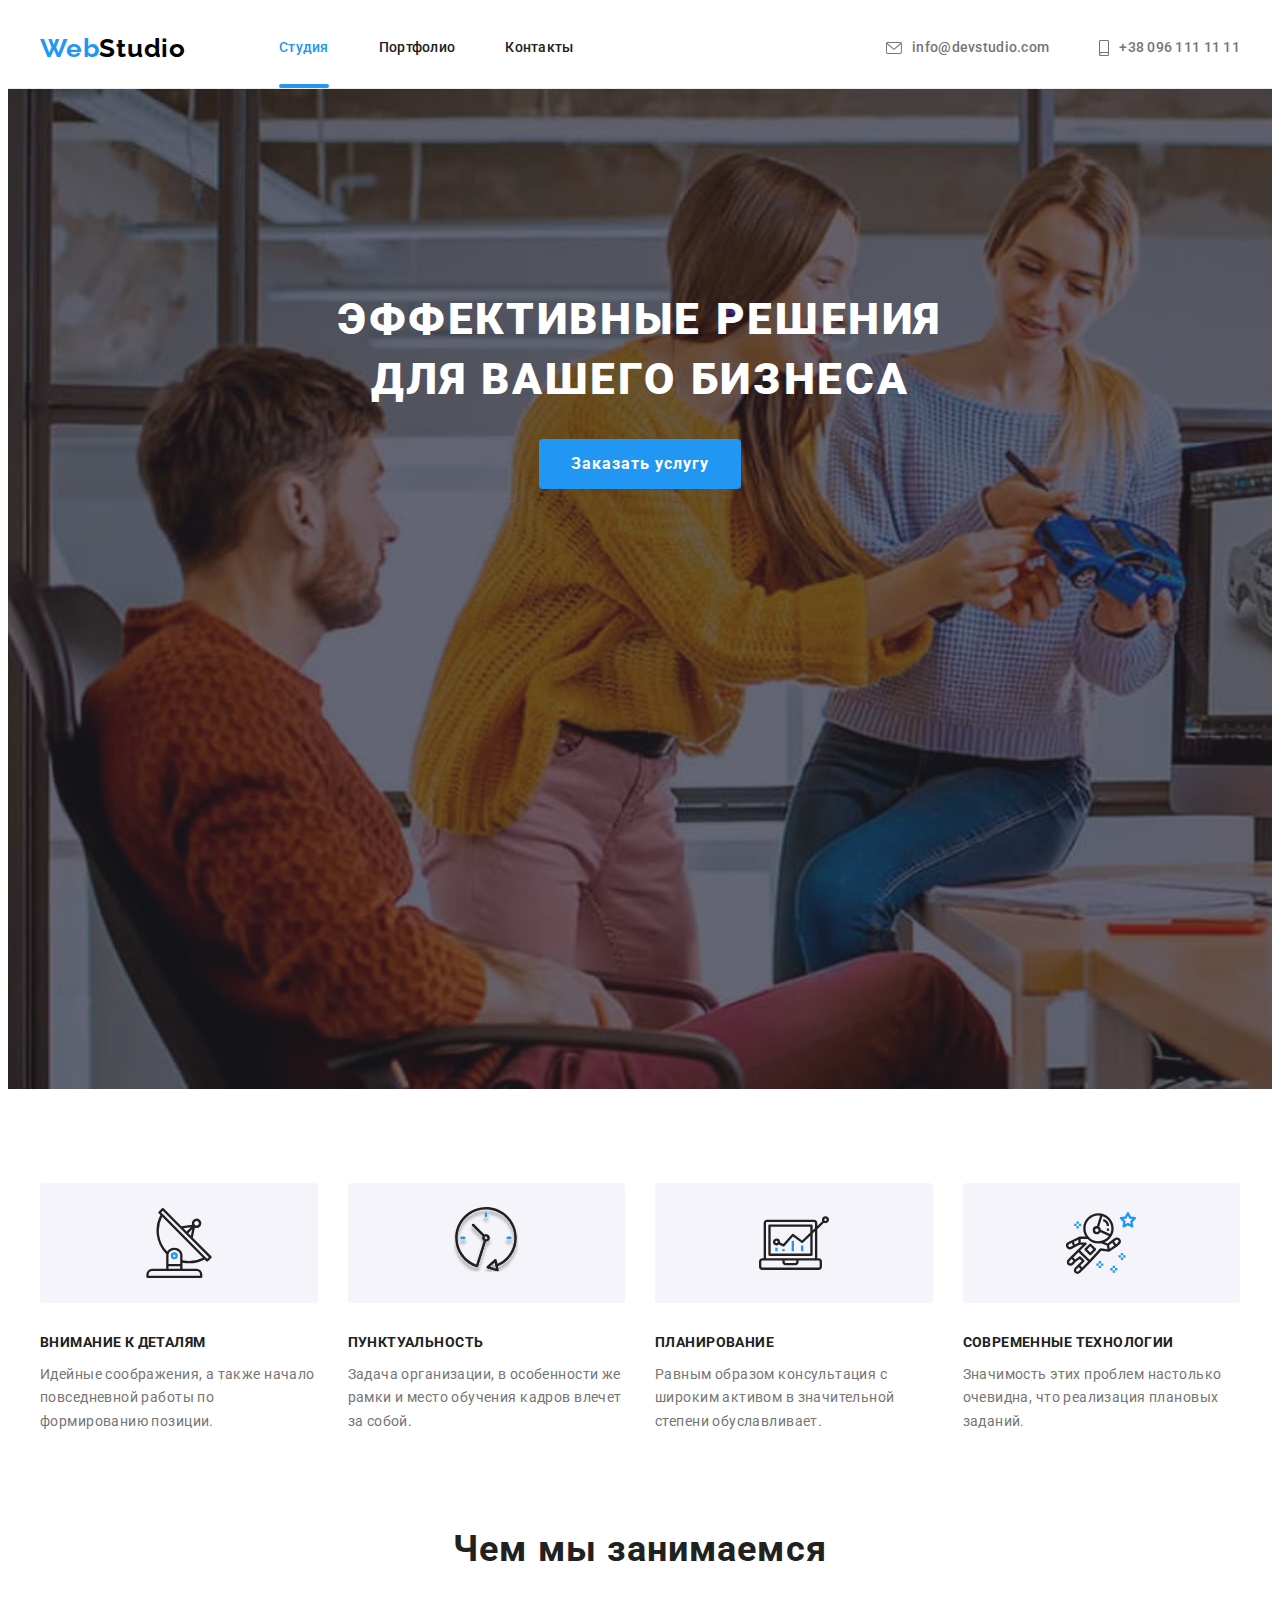
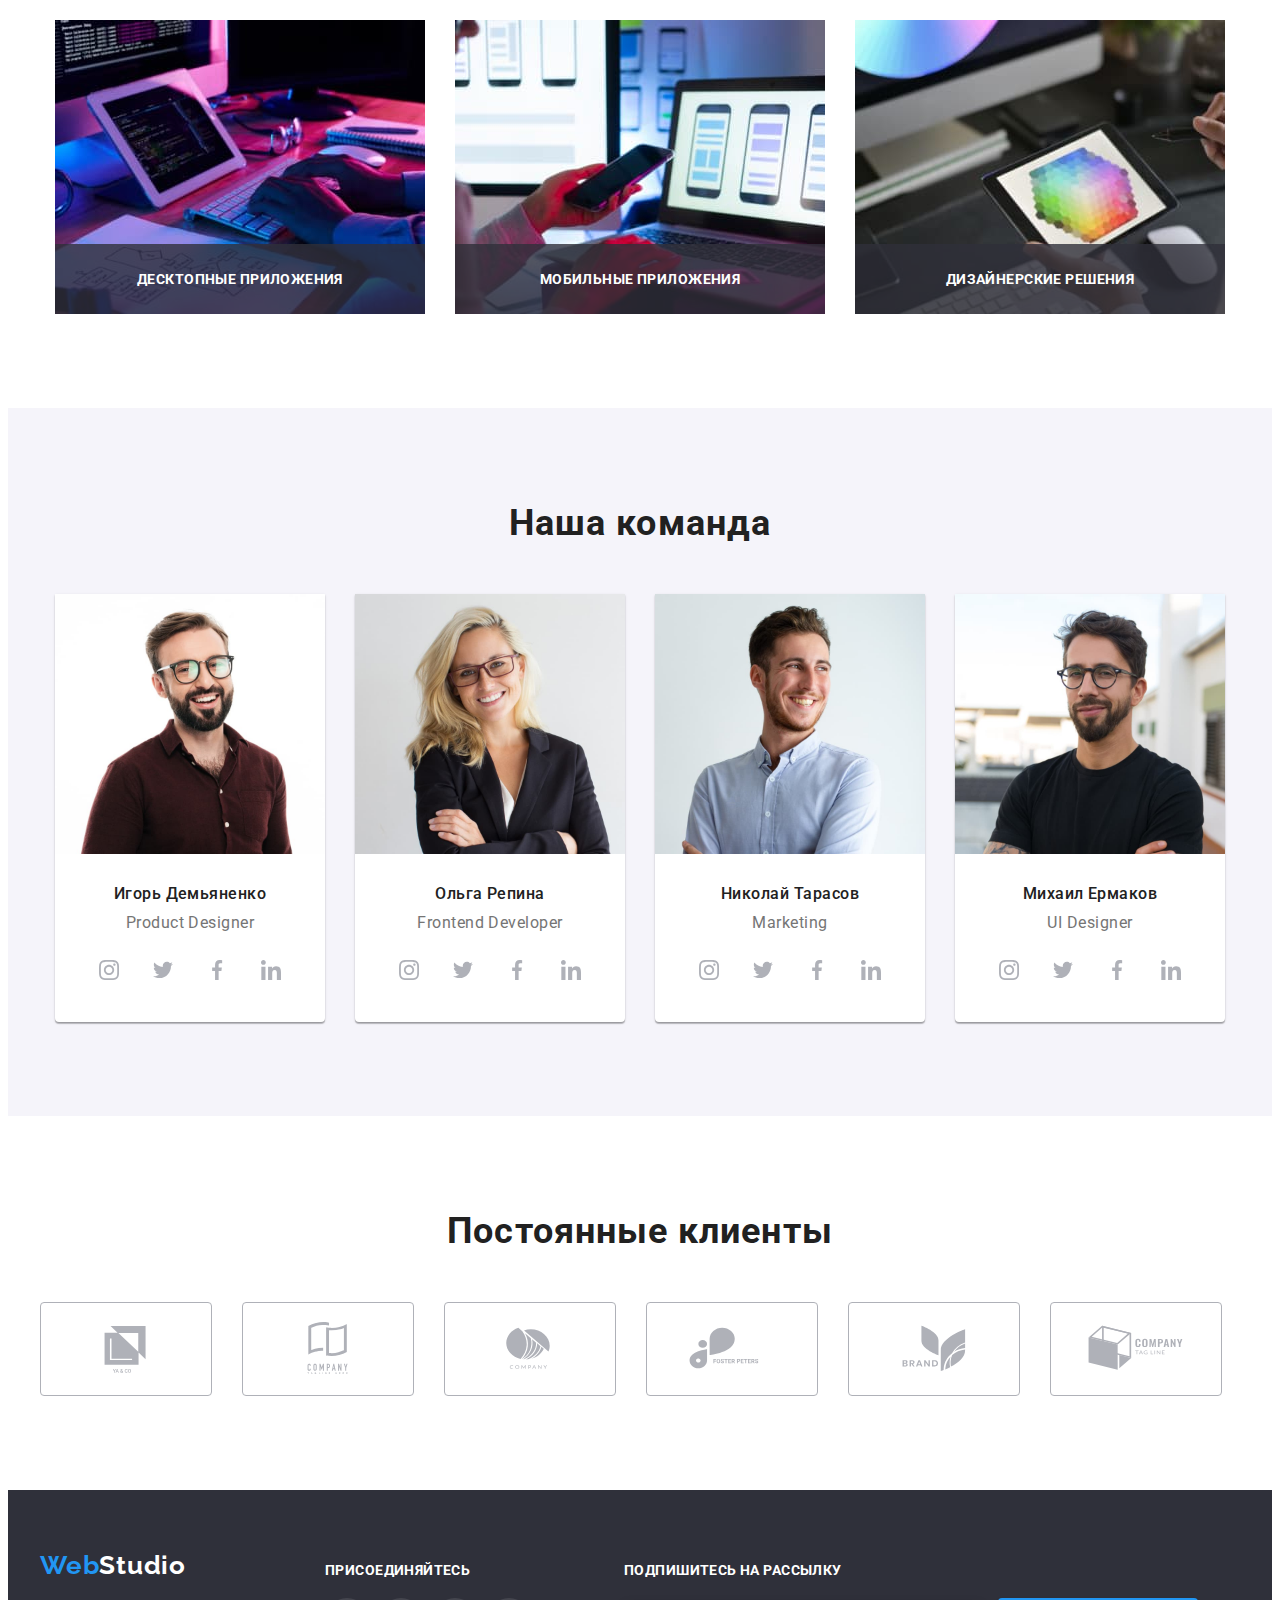
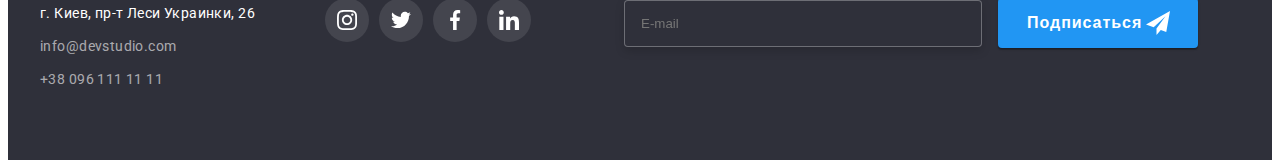
<file: index.html>
<!DOCTYPE html>
<html lang="ru">
<head>
    <meta charset="UTF-8">
    <meta http-equiv="X-UA-Compatible" content="IE=edge">
    <meta name="viewport" content="width=device-width, initial-scale=1.0">
    <title>Document</title>
    <link rel="stylesheet" href="https://cdnjs.cloudflare.com/ajax/libs/modern-normalize/1.1.0/modern-normalize.min.css" integrity="sha512-wpPYUAdjBVSE4KJnH1VR1HeZfpl1ub8YT/NKx4PuQ5NmX2tKuGu6U/JRp5y+Y8XG2tV+wKQpNHVUX03MfMFn9Q==" crossorigin="anonymous" referrerpolicy="no-referrer" />
    <link rel="preconnect" href="https://fonts.googleapis.com">
    <link rel="preconnect" href="https://fonts.gstatic.com" crossorigin>
    <link href="https://fonts.googleapis.com/css2?family=Raleway:wght@700&family=Roboto:wght@400;500;700;900&display=swap" rel="stylesheet">
    <link rel="stylesheet" href="./CSS/styles.css">
</head>
<body>
    <!--header-->
    <header class="header">
            <div class="container header-box">
                <a class="header-logo link" href=""> <span class="logo-color">Web</span>Studio</a>
                <nav class="header-nav">
                    <ul class="nav-list">
                        <li class="nav-item"><a class="nav link active" href="./index.html">Студия</a></li>
                        <li class="nav-item"><a class="nav link" href="./portfolio.html">Портфолио</a></li>
                        <li class="nav-item"><a class="nav link" href="">Контакты</a></li>
                    </ul>
                </nav>
                    <a class="header-contact link" href="mailto:info@devstudio.com">
                        <svg class="header-contact-icon" width="16" height="12"> 
                            <use href="image/icons.svg#icon-email-icon" > </use>
                        </svg>
                        info@devstudio.com
                    </a>
                    <a class="header-contact link" href="tel:+380961111111">
                        <svg class="header-contact-icon" width="10" height="16"> 
                            <use href="image/icons.svg#icon-phone-icon"> </use>
                        </svg> 
                        +38 096 111 11 11
                    </a>
            </div>
    </header>
    <!--Первая секция-->
    <main>
        <section class="first">
            <div class="container">
            <div class="block">
           
            
                <h1 class="section1 "> ЭФФЕКТИВНЫЕ РЕШЕНИЯ ДЛЯ ВАШЕГО БИЗНЕСА </h1>
            <button  type="Заказать услугу" class="button-one" data-modal-open>Заказать услугу</button>
            </section>   
        </div>
    </div>
    <section class="features-block">
        <div class="container">
            <h2 class="visually-hidden">Особенности нашей компании</h2>
            <ul class="features-list">
                <li class="features-item attention-icon">
                    <h3 class="features-name">Внимание к деталям</h3>
                    <p class="features-description">Идейные соображения, а также начало повседневной работы по формированию позиции.
                    </p>
                </li>
                <li class="features-item punctuality-icon">
                    <h3 class="features-name ">Пунктуальность</h3>
                    <p class="features-description">Задача организации, в особенности же рамки и место обучения кадров влечет за
                        собой.</p>
                </li>
                <li class="features-item plan-icon">
                    <h3 class="features-name">Планирование</h3>
                    <p class="features-description">Равным образом консультация с широким активом в значительной степени
                        обуславливает.</p>
                </li>
                <li class="features-item modern-icon">
                    <h3 class="features-name">Современные технологии</h3>
                    <p class="features-description">Значимость этих проблем настолько очевидна, что реализация плановых заданий.</p>
                </li>
            </ul>
        </div>
    </section>
        <!--Чем мы занимаемся-->
        <section class="three">
            <div class="container team">
            <h2 class="options">Чем мы занимаемся</h2>
            <ul class="list wap">
                <li class="f2">
                    <a class="link"  href="/">
                        <img src="./image/box11.jpg" alt="Програмирование" width="370" height="294">
                    </a>
                    <div class="what-we-do">
                        <p class="what-we">
                            Десктопные приложения
                        </p>
                    </div>
                </li>
                <li class="f2">
                    <a class="link"  href="/">
                        <img src="./image/box21.jpg" alt="Написание приложений" width="370"/>
                    </a>
                    <div class="what-we-do">
                        <p class="what-we">
                            Мобильные приложения
                        </p>
                    </div>
                    
                </li>
                <li class="f2">
                    <a class="link"  href="/">
                        <img src="./image/box31.jpg" alt="Проектирование" width="370"/>
                    </a>
                    <div class="what-we-do">
                        <p class="what-we">
                            Дизайнерские решения
                        </p>
                    </div>
                </li>
            </ul>
        </div>
        </section>
        <!--Наша команда-->
        <section class="four">
            <div class="container ">
            <h2 class="options tea">Наша команда</h2>
            <ul class="list wap">
                <li class="f3">
                        <img src="./image/Igor.jpg" alt="Игорь Демьяненко" width="270" >
                        <div class="member-card">
                            <h3 class="nam">Игорь Демьяненко</h3>
                            <p class="nam prof">Product Designer</p>
                            <ul class="list social-list">
                                <li class="social-item">
                                    <a href="" class="social-link">
                                        <svg class="social-logo" width="20" height="20">   
                                            <use href="./image/icons.svg#icon-instagram" ></use> 
                                        </svg>
                                    </a>
                                </li>
                                <li class="social-item">
                                    <a href="" class="social-link">
                                        <svg class="social-logo" width="20" height="20">
                                            <use href="./image/icons.svg#icon-twitter" ></use>
                                        </svg>
                                    </a>
                                </li>
                                <li class="social-item">
                                    <a href="" class="social-link">
                                        <svg class="social-logo" width="20" height="20">
                                            <use href="./image/icons.svg#icon-facebook" ></use>
                                        </svg>
                                    </a>
                                </li>
                                <li class="social-item">
                                    <a href="" class="social-link">
                                        <svg class="social-logo" width="20" height="20">
                                            <use href="./image/icons.svg#icon-linkedin" ></use>
                                        </svg>
                                    </a>
                                </li>
                            </ul>
                            </div>

                </li>
                <li class="f3">
                    
                        <img src="./image/Olga.jpg" alt="Ольга Репина" width="270">
                    <div class="member-card">
                            <h3 class="nam ">Ольга Репина</h3>
                            <p class="nam prof">Frontend Developer</p>
                            <ul class="list social-list">
                                <li class="social-item">
                                    <a href="" class="social-link">
                                        <svg class="social-logo" width="20" height="20">   
                                            <use href="./image/icons.svg#icon-instagram" ></use> 
                                        </svg>
                                    </a>
                                </li>
                                <li class="social-item">
                                    <a href="" class="social-link">
                                        <svg class="social-logo" width="20" height="20">
                                            <use href="./image/icons.svg#icon-twitter" ></use>
                                        </svg>
                                    </a>
                                </li>
                                <li class="social-item">
                                    <a href="" class="social-link">
                                        <svg class="social-logo" width="20" height="20">
                                            <use href="./image/icons.svg#icon-facebook" ></use>
                                        </svg>
                                    </a>
                                </li>
                                <li class="social-item">
                                    <a href="" class="social-link">
                                        <svg class="social-logo" width="20" height="20">
                                            <use href="./image/icons.svg#icon-linkedin" ></use>
                                        </svg>
                                    </a>
                                </li>
                            </ul>
                            </div>

                </li>
                <li class="f3">
                
                        <img src="./image/Nik.jpg" alt="Николай Тарасов" width="270">
                        <div class="member-card">
                            <h3 class="nam ">Николай Тарасов</h3>
                            <p class="nam prof">Marketing</p>
                            <ul class="list social-list">
                                <li class="social-item">
                                    <a href="" class="social-link">
                                        <svg class="social-logo" width="20" height="20">   
                                            <use href="./image/icons.svg#icon-instagram" ></use> 
                                        </svg>
                                    </a>
                                </li>
                                <li class="social-item">
                                    <a href="" class="social-link">
                                        <svg class="social-logo" width="20" height="20">
                                            <use href="./image/icons.svg#icon-twitter" ></use>
                                        </svg>
                                    </a>
                                </li>
                                <li class="social-item">
                                    <a href="" class="social-link">
                                        <svg class="social-logo" width="20" height="20">
                                            <use href="./image/icons.svg#icon-facebook" ></use>
                                        </svg>
                                    </a>
                                </li>
                                <li class="social-item">
                                    <a href="" class="social-link">
                                        <svg class="social-logo" width="20" height="20">
                                            <use href="./image/icons.svg#icon-linkedin" ></use>
                                        </svg>
                                    </a>
                                </li>
                            </ul>
                        </div>

                    
                </li>
                <li class="f3">
                
                        <img src="./image/Misha.jpg" alt="Михаил Ермаков" width="270">
                        <div class="member-card">
                            <h3 class="nam ">Михаил Ермаков</h3>
                            <p class="nam prof">UI Designer</p>
                            <ul class="list social-list">
                                <li class="social-item">
                                    <a href="" class="social-link">
                                        <svg class="social-logo" width="20" height="20">   
                                            <use href="./image/icons.svg#icon-instagram" ></use> 
                                        </svg>
                                    </a>
                                </li>
                                <li class="social-item">
                                    <a href="" class="social-link">
                                        <svg class="social-logo" width="20" height="20">
                                            <use href="./image/icons.svg#icon-twitter" ></use>
                                        </svg>
                                    </a>
                                </li>
                                <li class="social-item">
                                    <a href="" class="social-link">
                                        <svg class="social-logo" width="20" height="20">
                                            <use href="./image/icons.svg#icon-facebook" ></use>
                                        </svg>
                                    </a>
                                </li>
                                <li class="social-item">
                                    <a href="" class="social-link">
                                        <svg class="social-logo" width="20" height="20">
                                            <use href="./image/icons.svg#icon-linkedin" ></use>
                                        </svg>
                                    </a>
                                </li>
                            </ul>
                            </div>

                </li>
            </ul>
        </div>
        </section>
<!-- _______________________Our clients_______________________ -->
<section class="clients-block">
    <div class="container">
        <h2 class="clients-title">Постоянные клиенты</h2>
        <ul class="list clients-list">
            <li class="clients-item">
                <a href="" class="clients-link" >
                <svg class="client-icon" widht="106" height="60">
                    <use href="./image/icons.svg#icon-partner1"></use>
                </svg>
                </a>
            </li>
            <li class="clients-item">
                <a href="" class="clients-link" >
                <svg class="client-icon" widht="106" height="60">
                    <use href="./image/icons.svg#icon-partner2"></use>
                </svg>
                </a>
            </li>
            <li class="clients-item">
                <a href="" class="clients-link" >
                <svg class="client-icon" widht="106" height="60">
                    <use href="./image/icons.svg#icon-partner3"></use>
                </svg>
                </a>
            </li>
            <li class="clients-item">
                <a href="" class="clients-link" >
                <svg class="client-icon" widht="106" height="60">
                    <use href="./image/icons.svg#icon-partner4"></use>
                </svg>
                </a>
            </li>
            <li class="clients-item">
                <a href="" class="clients-link">
                <svg class="client-icon" widht="106" height="60">
                    <use href="./image/icons.svg#icon-partner5"></use>
                </svg>
                </a>
            </li>
            <li class="clients-item">
                <a href="" class="clients-link">
                <svg class="client-icon" widht="106" height="60">
                    <use href="./image/icons.svg#icon-partner6" ></use>
                </svg>
                </a>
            </li>
        </ul>
    </div>
</section>
    </main>
</body>
<!--данные о компании-->
<footer class="footer-block">
    <div class="container footer-box">
        <div class="address-box">
            <a class="footer-logo link" href=""> <span class="logo-color">Web</span>Studio</a>
            <address>
                <a class="address link" href="https://goo.gl/maps/dTcquC3XmZnBBEXw5" target="_blank" rel="noopener noreferrer">г.
                    Киев, пр-т Леси Украинки, 26</a>
            </address>
            <a class="footer-contact link" href="mailto:info@devstudio.com"><span>info@devstudio.com</span></a>
            <a class="footer-contact link" href="tel:+380961111111"><span>+38 096 111 11 11</span></a>

        </div>
        <div class="join-us-box">   
            <p class="join-us-title">присоединяйтесь</p>
            <ul class="list join-us-list">
                <li class="join-us-item">
                    <a href="" class="join-us-link">
                        <svg class="join-us-logo" width="20" height="20">
                            <use href="./image/icons.svg#icon-instagram"></use>
                        </svg>
                    </a>
                </li>
                <li class="join-us-item">
                    <a href="" class="join-us-link">
                        <svg class="join-us-logo" width="20" height="20">
                            <use href="./image/icons.svg#icon-twitter"></use>
                        </svg>
                    </a>
                </li>
                <li class="join-us-item">
                    <a href="" class="join-us-link">
                        <svg class="join-us-logo" width="20" height="20">
                            <use href="./image/icons.svg#icon-facebook"></use>
                        </svg>
                    </a>
                </li>
                <li class="join-us-item">
                    <a href="" class="join-us-link">
                        <svg class="join-us-logo" width="20" height="20">
                            <use href="./image/icons.svg#icon-linkedin"></use>
                        </svg>
                    </a>
                </li>
            </ul>
        </div>
            <div class="subscription">
            <h2 class="subscription-text">Подпишитесь на рассылку</h2>
            <input type="email" placeholder="E-mail">
            <button class="subscription-btn order-btn">Подписаться    
                <svg class="join-us-logo" width="24" height="24" >
                  <use href="./image/icons.svg#icon-icon-send"></use>
                </svg>
            </button>
          </div>
    </div>
</footer>
<!--Modal window-->
<div class="backdrop is-hidden" data-modal>
    <div class="modal">
        <button class="close-modal-btn" data-modal-close>
            <svg class="close-modal-btn-icon" width="13" height="13">
                <use href="image/icons.svg#icon-close-black"></use>
            </svg>
        </button>
        <form class="order-form" action="">
                <p class="order-form-title">Оставьте свои данные, мы вам перезвоним</p>
                <div class="form-field-group">
                    <label for="username">Имя</label>
                    <input class="order-form-input" type="text" name="username" id="username">
                    <svg class="order-form-icon" width="18" height="18"> 
                        <use href="image/icons.svg#icon-person-black-18dp-1" ></use>
                    </svg>
                </div>
                <div class="form-field-group">
                    <label for="phone-number">Телефон</label>
                    <input class="order-form-input" type="tel" name="phone-number" id="phone-number">
                    <svg class="order-form-icon" width="18" height="18">
                        <use href="image/icons.svg#icon-phone-black-18dp-1"></use>
                    </svg>
                </div>
                <div class="form-field-group">
                    <label for="user-mail">Почта</label>
                    <input class="order-form-input" type="email" name="user-mail" id="user-mail">
                    <svg class="order-form-icon" width="18" height="18">
                        <use href="image/icons.svg#icon-email-black-18dp-1"></use>
                    </svg>
                </div>
                <div class="form-field-group">
                    <label for="user-comment">Комментарий</label>
                    <textarea 
                    class="comment-area" 
                    name="user-comment" 
                    id="user-comment" 
                    placeholder="Введите текст">
                    </textarea>
                </div>
                <label class="checker-lbl">
                    <input class="checker-input" type="checkbox">
                    <span class="checker-icon"></span>
                    Соглашаюсь с рассылкой и принимаю <a class="checker-link" href="">Условия договора</a>
                </label>
                <button class="send-form-btn" type="submit">Отправить</button>
        </form>
    </div>
</div>

<script src="./js/modal.js">
</script>
</body>
</html>
</file>
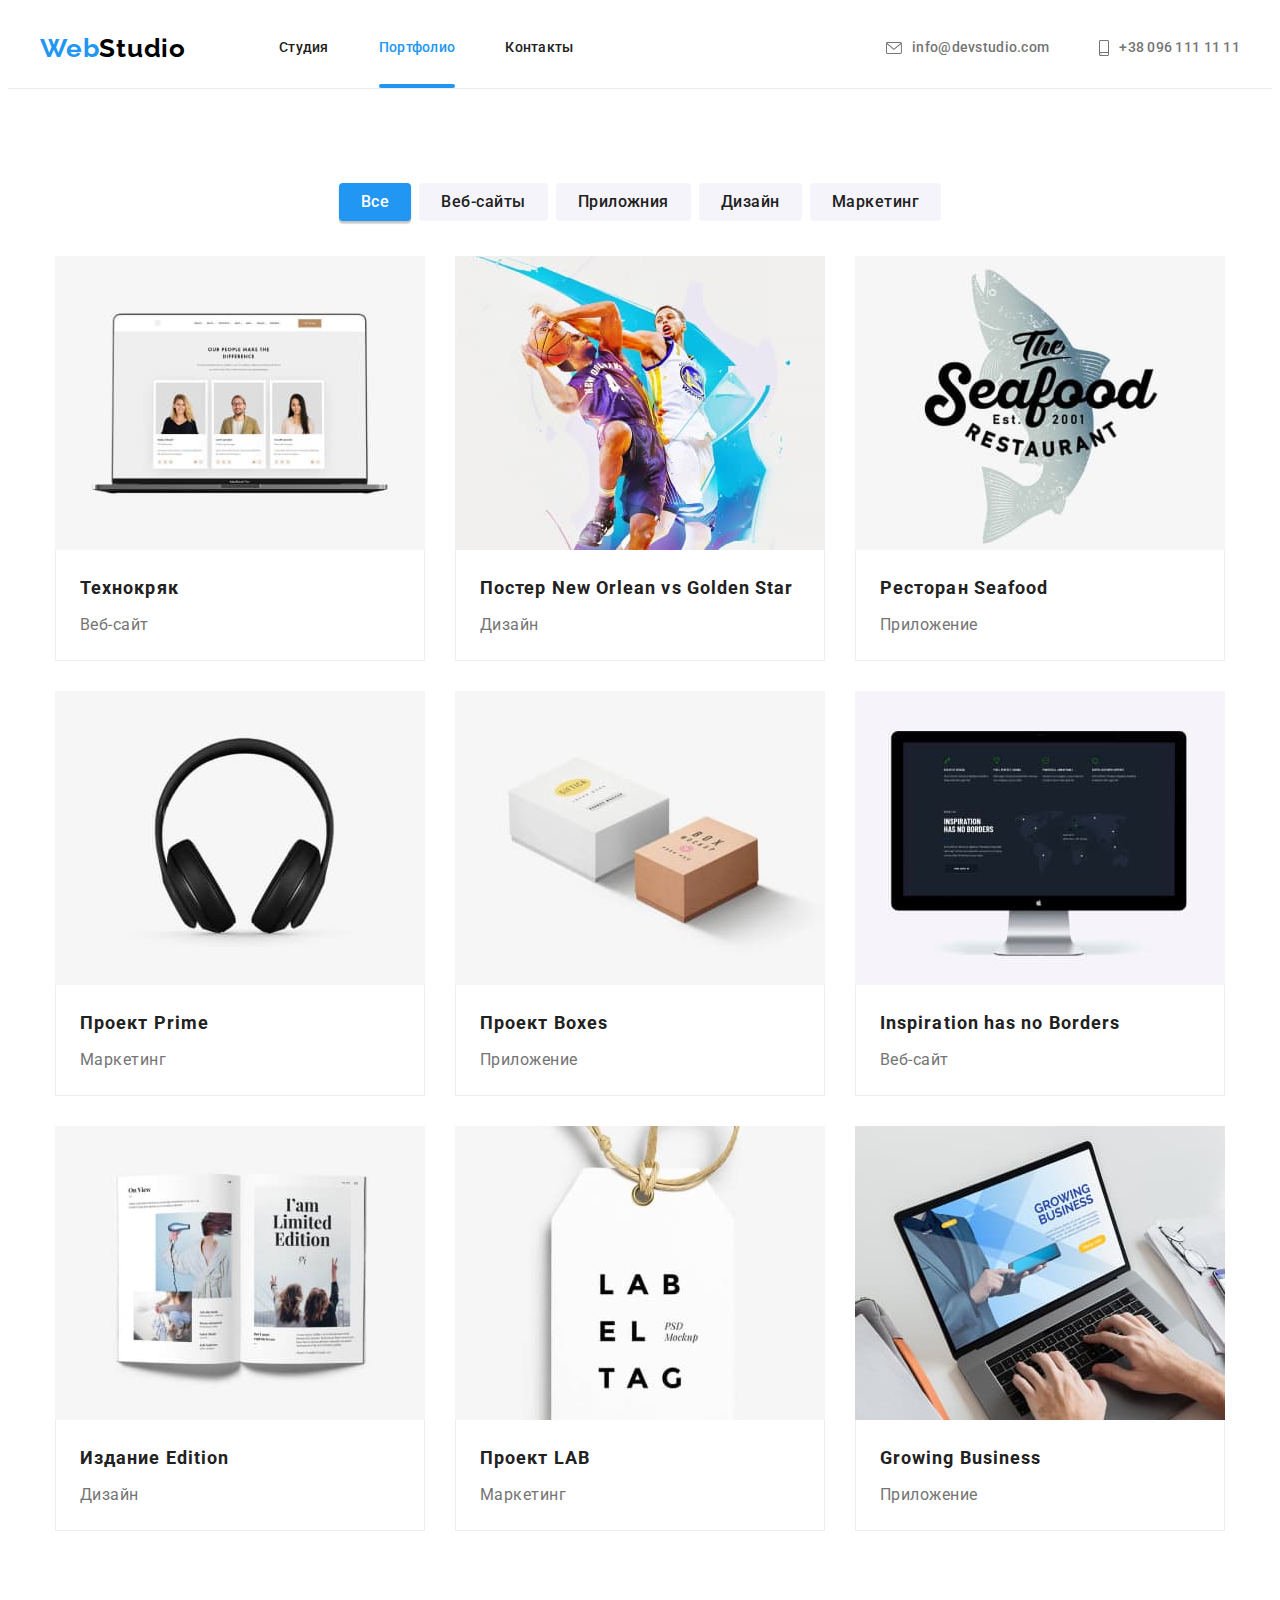
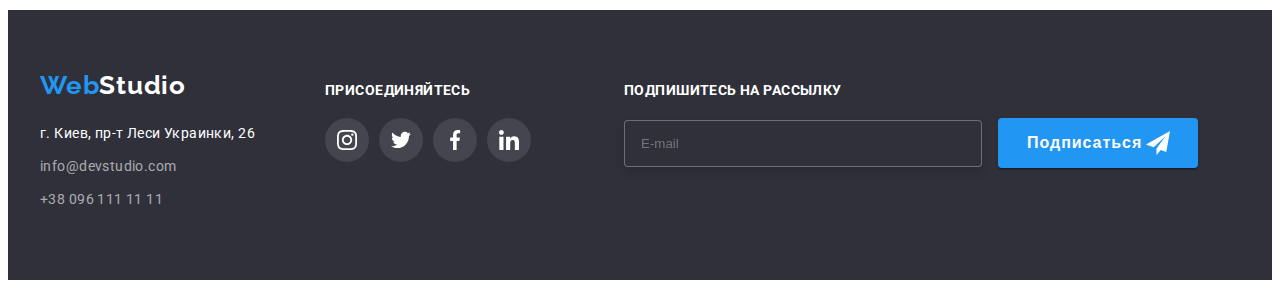
<file: portfolio.html>
<!DOCTYPE html>
<html lang="ru">
<head>
    <meta charset="UTF-8">
    <meta http-equiv="X-UA-Compatible" content="IE=edge">
    <meta name="viewport" content="width=device-width, initial-scale=1.0">
    <title>Document</title>
    <link rel="stylesheet" href="https://cdnjs.cloudflare.com/ajax/libs/modern-normalize/1.1.0/modern-normalize.min.css" integrity="sha512-wpPYUAdjBVSE4KJnH1VR1HeZfpl1ub8YT/NKx4PuQ5NmX2tKuGu6U/JRp5y+Y8XG2tV+wKQpNHVUX03MfMFn9Q==" crossorigin="anonymous" referrerpolicy="no-referrer" />
    <link rel="preconnect" href="https://fonts.googleapis.com">
    <link rel="preconnect" href="https://fonts.gstatic.com" crossorigin>
    <link href="https://fonts.googleapis.com/css2?family=Raleway:wght@700&family=Roboto:wght@400;500;700;900&display=swap" rel="stylesheet">
    <link rel="stylesheet" href="./CSS/styles.css">
</head>
<body>
        <!--шапка-->
        <header class="header">
            <div class="container header-box">
                <a class="header-logo link" href=""> <span class="logo-color">Web</span>Studio</a>
                <nav class="header-nav">
                    <ul class="nav-list">
                        <li class="nav-item"><a class="nav link" href="./index.html">Студия</a></li>
                        <li class="nav-item"><a class="nav link active" href="./portfolio.html">Портфолио</a></li>
                        <li class="nav-item"><a class="nav link" href="">Контакты</a></li>
                    </ul>
                </nav>
                    <a class="header-contact link" href="mailto:info@devstudio.com">
                        <svg class="header-contact-icon" width="16" height="12"> 
                            <use href="image/icons.svg#icon-email-icon" > </use>
                        </svg>
                        info@devstudio.com
                    </a>
                    <a class="header-contact link" href="tel:+380961111111">
                        <svg class="header-contact-icon" width="10" height="16"> 
                            <use href="image/icons.svg#icon-phone-icon"> </use>
                        </svg> 
                        +38 096 111 11 11
                    </a>
            </div>
    </header>
      <!--section portfolio-->  
    <main>
        <section class="portfolio-sec">
            <div class="container">
        <ul class="list filtered " >
            <li class="filter-item"><button type="Все"class="filter-btn all">Все</button></li>
            <li class="filter-item"><button type="Веб-сайты"class="filter-btn">Веб-сайты</button></li>
            <li class="filter-item"><button type="Приложния"class="filter-btn">Приложния</button></li>
            <li class="filter-item"><button type="Дизайн"class="filter-btn">Дизайн</button></li>
            <li class="filter-item"><button type="Маркетинг"class="filter-btn">Маркетинг</button></li>
        </ul>
        <ul class="list img-port" >
            
            <li class="imj-teh">
                <a href="" class="project-link">
                    <div class="project-image">
                <img src="./image/Tehno.jpg" alt="Технокряк" width="370">
                <p class="project-point">
                    Технокряк это современная площадка распространения коронавируса. Компании используют эту платформу для цифрового
                    шпионажа и атак на защищённые сервера конкурентов.
                </p>           
            </div>
                
                <div class="pr-wo">
                <h2 class="project">Технокряк</h2>
                <p class="work">Веб-сайт</p>
            </div>
            </a>
            </li>
            <li class="imj-teh">
                <a href="" class="project-link">
                    <div class="project-image">
                <img src="./image/NewOrlean.jpg" alt="Постер" width="370">
                <p class="project-point">
                    Технокряк это современная площадка распространения коронавируса. Компании используют эту платформу для цифрового
                    шпионажа и атак на защищённые сервера конкурентов.
                </p>          
            </div>
                <div class="pr-wo">
                <h2 class="project">Постер <samn lang="en">New Orlean vs Golden Star</samn></h2>
                <p class="work">Дизайн</p>
            </div>
                </a>
            </li>
            <li class="imj-teh">
                <a href="" class="project-link">
                    <div class="project-image">
                        <img src="./image/Restoran.jpg" alt="Ресторан" width="370">
                        <p class="project-point">
                            Технокряк это современная площадка распространения коронавируса. Компании используют эту платформу для цифрового
                            шпионажа и атак на защищённые сервера конкурентов.
                        </p>  
                    </div>
                <div class="pr-wo">
                <h2 class="project">Ресторан <samn lang="en">Seafood</samn></h2>
                <p class="work">Приложение</p>
            </div>
                </a>
            </li>
            <li class="imj-teh">
                <a href="" class="project-link">
                    <div class="project-image">
                        <img src="./image/Prime.jpg" alt="ПроектPrime" width="370">
                        <p class="project-point">
                            Технокряк это современная площадка распространения коронавируса. Компании используют эту платформу для цифрового
                            шпионажа и атак на защищённые сервера конкурентов.
                        </p>  
                    </div>
                        <div class="pr-wo">
                <h2 class="project">Проект <samn lang="en">Prime</samn></h2>
                <p class="work">Маркетинг</p>
            </div>
                </a>
            </li>
            <li class="imj-teh">
                <a href="" class="project-link">
                    <div class="project-image">
                <img src="./image/Boxes.jpg" alt="ПроектBoxes"width="370" >
                <p class="project-point">
                    Технокряк это современная площадка распространения коронавируса. Компании используют эту платформу для цифрового
                    шпионажа и атак на защищённые сервера конкурентов.
                </p>          
            </div>
                <div class="pr-wo">
                <h2 class="project">Проект <samn lang="en">Boxes</samn></h2>
                <p class="work">Приложение</p>
            </div>
                </a>
            </li>
            <li class="imj-teh">
                <a href="" class="project-link ">
                    <div class="project-image">
                <img src="./image/Inspiration.jpg" alt="Inspiration" width="370">
                <p class="project-point">
                    Технокряк это современная площадка распространения коронавируса. Компании используют эту платформу для цифрового
                    шпионажа и атак на защищённые сервера конкурентов.
                </p>         
            </div>
                <div class="pr-wo">
                <h2 class="project"><samn lang="en">Inspiration has no Borders</samn></h2>
                <p class="work">Веб-сайт</p>
            </div>
                </a>
            </li>
            <li class="imj-teh">
                <a href="" class="project-link">
                    <div class="project-image">
                <img src="./image/Limited.jpg" alt="Издание" width="370">
                <p class="project-point">
                    Технокряк это современная площадка распространения коронавируса. Компании используют эту платформу для цифрового
                    шпионажа и атак на защищённые сервера конкурентов.
                </p>         
            </div>
                <div class="pr-wo">
                <h2 class="project">Издание <samn lang="en"> Edition</samn></h2>
                <p class="work">Дизайн</p>
            </div>
                </a>
            </li>
            <li class="imj-teh">
                <a href="" class="project-link">
                    <div class="project-image">
                <img src="./image/LAB.jpg" alt="ПроектLAB" width="370">
                <p class="project-point">
                    Технокряк это современная площадка распространения коронавируса. Компании используют эту платформу для цифрового
                    шпионажа и атак на защищённые сервера конкурентов.
                </p>         
            </div>
                <div class="pr-wo">
                <h2 class="project">Проект <samn lang="en">LAB</samn></h2>
                <p class="work">Маркетинг</p>
            </div>
                </a>
            </li>
            <li class="imj-teh">
                <a href="" class="project-link">
                    <div class="project-image">
                <img src="./image/Growing.jpg" alt="GrowingBusiness" width="370">
                <p class="project-point">
                    Технокряк это современная площадка распространения коронавируса. Компании используют эту платформу для цифрового
                    шпионажа и атак на защищённые сервера конкурентов.
                </p>          
            </div>
                <div class="pr-wo">
                <h2 class="project"><samn lang="en">Growing Business</samn></h2>
                <p class="work">Приложение</p>
            </div>
                </a>
            </li>
        </ul>
        </div>    
    </section>    
    </main>    
</body>
<!--данные о компании-->
<footer class="footer-block">
    <div class="container footer-box">
        <div class="address-box">
            <a class="footer-logo link" href=""> <span class="logo-color">Web</span>Studio</a>
            <address>
                <a class="address link" href="https://goo.gl/maps/dTcquC3XmZnBBEXw5" target="_blank" rel="noopener noreferrer">г.
                    Киев, пр-т Леси Украинки, 26</a>
            </address>
            <a class="footer-contact link" href="mailto:info@devstudio.com"><span>info@devstudio.com</span></a>
            <a class="footer-contact link" href="tel:+380961111111"><span>+38 096 111 11 11</span></a>

        </div>
        <div class="join-us-box">   
            <p class="join-us-title">присоединяйтесь</p>
            <ul class="list join-us-list">
                <li class="join-us-item">
                    <a href="" class="join-us-link">
                        <svg class="join-us-logo" width="20" height="20">
                            <use href="./image/icons.svg#icon-instagram"></use>
                        </svg>
                    </a>
                </li>
                <li class="join-us-item">
                    <a href="" class="join-us-link">
                        <svg class="join-us-logo" width="20" height="20">
                            <use href="./image/icons.svg#icon-twitter"></use>
                        </svg>
                    </a>
                </li>
                <li class="join-us-item">
                    <a href="" class="join-us-link">
                        <svg class="join-us-logo" width="20" height="20">
                            <use href="./image/icons.svg#icon-facebook"></use>
                        </svg>
                    </a>
                </li>
                <li class="join-us-item">
                    <a href="" class="join-us-link">
                        <svg class="join-us-logo" width="20" height="20">
                            <use href="./image/icons.svg#icon-linkedin"></use>
                        </svg>
                    </a>
                </li>
            </ul>
        </div>
        <div class="subscription">
            <h2 class="subscription-text">Подпишитесь на рассылку</h2>
            <input type="email" placeholder="E-mail">
            <button class="subscription-btn order-btn">Подписаться    
                <svg class="join-us-logo" width="24" height="24" >
                  <use href="./image/icons.svg#icon-icon-send"></use>
                </svg>
            </button>
          </div>
    </div>
</footer>
</body>
</html>
</file>
<file: CSS/styles.css>
:root {
    --background-color1: #ffffff;
    --background-color2: #e5e5e5;
    --background-color3: #f5f4fa;
    --background-color4: #2f303a;
    --accent-color: #2196f3;
    --font-color1: #757575;
    --font-color2: #000000;
    --font-color3: #212121;
    --font-color4: rgba(255, 255, 255, 0.6);
    --logo-color: #afb1b8;
    --btn-active-color: #188ce8;
    --card-item-gap: 30px;
    --timing-function: cubic-bezier(0.4, 0, 0.2, 1);
    --animation-duration: 250ms;
    --timing-function1: transform 250ms cubic-bezier(0.4, 0, 0.2, 1);
  }
  a {
    text-decoration: none;
  }
body {
    font-family: 'Raleway', sans-serif;
    font-family: 'Roboto', sans-serif; 
    color: #212121; 
}
p,
h1,
h2,
h3,
h4,
h5,
h6 {
    margin: 0;
}
ul {
    margin: 0;
    padding: 0;
}

.logo {font-family: Raleway;
    font-style: normal;
    font-weight: bold;
    font-size: 26px;
    line-height: calc(31 / 26);
    letter-spacing: 0.03em;
    color: #2196F3;
    
    padding-right: auto;
}
.type {
    font-family: Raleway;
    font-style: normal;
    font-weight: bold;
    font-size: 26px;
    line-height: calc(31 / 26);
    letter-spacing: 0.03em;
    color: #000000;
}
.foot {color:  #FFFFFF;}
.list { list-style: none;}
.link {text-decoration: none;}


/* .container {
    width: 1200px;
    padding-left: 15px;
    padding-right: 15px;
    margin: 0 auto;
    /* outline: 2px solid red;} */
    

img {
    display: block;
}

/*---header--*/
.header {
  background-color: var(--background-color1);
  border-bottom: 1px solid #ececec;
}
.container {
  width: 1200px;
  padding-left: 15px;
  padding-right: 15px;
  margin: 0 auto;
  /* outline: tomato solid 2px; */
}
.header-box {
  display: flex;
  align-items: center;
}
.header-logo {
  font-family: 'Raleway';
  font-weight: bold;
  font-size: 26px;
  line-height: 1.19;
  letter-spacing: 0.03em;
  color: var(--font-color2);
}
.header-logo > span {
  color: var(--accent-color);
}
.header-nav {
  margin-left: 93px;
}
.nav-list {
  list-style: none;
  font-weight: 500;
  font-size: 14px;
  line-height: 1.14;
  letter-spacing: 0.02em;
  display: flex;
}
.nav-item:not(:last-child) {
  margin-right: 50px;
}
.nav.link {
  color: var(--font-color3);
  display: block;
  padding-top: 32px;
  padding-bottom: 32px;
  transition: color 250ms cubic-bezier(0.4, 0, 0.2, 1);

}
.nav.link.active {
  color: var(--accent-color);
  position: relative;
}
.nav.link.active::after {
  content: '';
  position: absolute;
  height: 4px;
  width: 100%;
  border-radius: 2px;
  left: 0;
  bottom: 0;
  background-color: var(--accent-color);
}
.header-contact.link {
  display: flex;
  justify-content: flex-end;
  align-items: center;
  font-weight: 500;
  font-size: 14px;
  line-height: 1.14;
  letter-spacing: 0.02em;
  color: var(--font-color1);
  margin-left: auto;
  transition: color 250ms linear;
}
.nav.link:hover,
.nav.link:focus,
.header-contact.link:hover,
.header-contact.link:focus {
  color: var(--accent-color);
}
.header-contact-icon {
  margin-right: 10px;
  fill: currentColor;
}
.header-contact-icon:hover {
  fill: currentColor;
}
.header-contact.link:last-child {
  margin-left: 50px;
  margin-right: 0;
}
/* section1*/
    .first {max-width: 1600px;
        height: 600px;
        margin-left: auto;
  margin-right: auto;
        background-color:#2F303A; 
  text-align: center;
  padding-bottom: 200px;
        padding-top: 200px;
        background-repeat: no-repeat;
  background-size: cover;
  background-image: linear-gradient(rgba(47, 48, 58, 0.4), rgba(47, 48, 58, 0.4)),
    url(../image/head-bg.jpg);
        
    }   
   .two {
    padding-top: 94px;
    padding-bottom: 94px;  
   } 
   
   
   .three{
    padding-bottom: 94px;
    

  
   }    
    
    /* .block {
      
        padding-bottom: 200px;
        padding-top: 200px;} */
    .section1 {
        font-style: normal;
        font-weight: 900;
        font-size: 44px;
        line-height: calc(60 / 44);
        /* or 136% */
        
        text-align: center;
        letter-spacing: 0.06em;
        text-transform: uppercase;
        max-width: 696px;
  margin-bottom: 30px;
  
  margin-left: auto;
  margin-right: auto;
        color: #FFFFFF;}
       
        
    .first-section {
            font-weight: bold;
            font-size: 14px;
            line-height: calc(16 / 14);
            letter-spacing: 0.03em;
            text-transform: uppercase;
            color: #212121;
            margin-bottom: 10px;
        }
        .f1 {
            width: 270px;
            margin-right: 30px;
        }
        .f1:last-child {
            margin-right: 0;}
            .features-block {
              padding-top: 94px;
              padding-bottom: 94px;
            }
            .visually-hidden {
              position: absolute;
              width: 1px;
              height: 1px;
              margin: -1px;
              border: 0;
              padding: 0;
              white-space: nowrap;
              clip-path: inset(100%);
              clip: rect(0 0 0 0);
              overflow: hidden;
            }
            .features-list {
              display: flex;
              list-style: none;
              flex-direction: row;
              margin-right: -30px;
              /* outline: 2px solid tomato; */
            }
            .features-item {
              flex-basis: calc(100% / 4 - 30px);
              margin-right: 30px;
            }
            .features-item::before {
              content: '';
              display: block;
              height: 120px;
              margin-bottom: 30px;
              background-color: var(--background-color3);
              background-size: 70px, 70px;
              background-repeat: no-repeat;
              background-position: center;
              border-radius: 4px;
            }
            .attention-icon::before {
              background-image: url(../image/antenna-icon.svg);
            }
            .punctuality-icon::before {
              background-image: url(../image/clock-icon.svg);
            }
            .plan-icon::before {
              background-image: url(../image/diagram-icon.svg);
            }
            .modern-icon::before {
              background-image: url(../image/astronaut-icon.svg);
            }
            .features-name {
              font-weight: bold;
              font-size: 14px;
              line-height: 1.4;
              letter-spacing: 0.03em;
              text-transform: uppercase;
              color: var(--font-color3);
              margin-bottom: 10px;
            }
            .features-description {
              font-weight: normal;
              font-size: 14px;
              line-height: 1.71;
              letter-spacing: 0.03em;
              color: var(--font-color1);
            }
    .first-par {
            font-weight: normal;
            font-size: 14px;
            line-height: calc(24 / 14);
            /* or 171% */

            letter-spacing: 0.03em;

            color: #757575;
            
        }
        .sec-one {
            padding-left: 215px;
            padding-right: 30px;
          
        }
        .sec-two {
           padding-right: 30px;
        }
        .item{
            
        }
/*--button*/

    .button-one{
        font-family: inherit;
        font-weight: bold;
        font-size: 16px;
        line-height: 1.87;
        text-align: center;
        letter-spacing: 0.06em;
        color: #FFFFFF;
        background-color: #2196F3;
        cursor: pointer;
        border: none;
        border-radius: 4px;
        box-shadow: 0px 4px 4px (0, 0, 0, 0.15);
        padding: 10px 32px;

        }
    .button-one:hover,.button-one:focus{
            color: #FFFFFF;
            background-color: #138cef;;
        }
        .filtered {
            list-style: none;
            
            margin-bottom: 50px;
  display: flex;
  justify-content: center;
        }
        .filter-item {
            margin-right: 8px;
          }
          .filter-item:last-child {
            margin-right: 0;}
            .filter-btn.all {
                color: #FFFFFF;
                background-color: #2196F3;
                box-shadow: 0px 3px 1px rgba(0, 0, 0, 0.1), 0px 1px 2px rgba(0, 0, 0, 0.08),
                  0px 2px 2px rgba(0, 0, 0, 0.12);
              }
              .filter-btn {
                font-family: inherit;
                font-weight: 500;
                font-size: 16px;
                line-height: calc(26 / 16);
                text-align: center;
                letter-spacing: 0.03em;
                color: #212121;
                background-color: #F5F4FA;
                cursor: pointer;
                /* display: block; */
                border: none;
                border-radius: 4px;
                padding: 6px 22px;
                
              }
              .filter-btn:hover,
              .filter-btn:focus {
                color: #FFFFFF;
                background-color: #2196F3;
              }
/*--секция2,3*/
.visually-hidden {
    position: absolute;
    width: 1px;
    height: 1px;
    margin: -1px;
    border: 0;
    padding: 0;
    white-space: nowrap;
    clip-path: inset(100%);
    clip: rect(0 0 0 0);
    overflow: hidden;
  }
    .wap {
        display: flex;
        flex-direction: row;
        justify-content: center;
        list-style: none;
  font-weight: normal;
  font-size: 14px;
  line-height: 1.71;
  letter-spacing: 0.03em;
    }
    .img{
        display: flex;
    }
    .f2{
      position: relative;
    }
    .f2:not(:first-child) {
        margin-left: 30px;
    }
    .options{
        font-weight: bold;
        font-size: 36px;
        line-height: calc(42 / 36);
        text-align: center;
        letter-spacing: 0.03em;
        margin-bottom: 50px;

        color: #212121;
}

.
/*--Наша команда-*/
.three {padding-bottom: 94px;}
.what-we-do{
  position: absolute;
  left: 0;
  bottom: 0;
  width: 100%;
  max-height: 70px;
  padding-top: 27px;
  padding-bottom: 27px;
  background-color: rgba(47, 48, 58, 0.8);
}
.what-we{
  font-weight: bold;
  font-size: 14px;
  line-height: 16px;
  text-align: center;
  letter-spacing: 0.03em;
  text-transform: uppercase;
  color: var(--background-color1);
}

 .four {padding-top: 94px;
    padding-bottom: 94px;
     background-color: #F5F4FA;}

    .nam{
        font-family: Roboto;
        font-style: normal;
        font-weight: 500;
        font-size: 16px;
        line-height: 19px;
        /* identical to box height */
        
        text-align: center;
        letter-spacing: 0.03em;  
        
}
    .pr-wo {
        border-left: 1px solid #eeeeee;
  border-bottom: 1px solid #eeeeee;
  border-right: 1px solid #eeeeee;
        padding: 20px 24px;
    }
    .f3:not(:first-child) {
        margin-left: 30px;}
    .f3    {box-shadow: 0px 1px 3px rgba(0, 0, 0, 0.12), 0px 1px 1px rgba(0, 0, 0, 0.14),
    0px 2px 1px rgba(0, 0, 0, 0.2);
    background-color: var(--background-color1);
    border-bottom-left-radius: 4px;
  border-bottom-right-radius: 4px;
    }
    

    .prof {
        font-weight: normal;
  font-size: 16px;
  line-height: calc(19 / 16);
  text-align: center;
  letter-spacing: 0.03em;
        color: #757575;
       
        margin-top: 10px;
        
    }
    .social-list {
      display: flex;
      justify-content: center;
    align-items: center;
    margin-right: -10px;
    margin-top: 16px;
    }
    .social-item {
        margin-right: 10px;
      }
      .social-link {
        display: flex;
        justify-content: center;
        align-items: center;
        width: 44px;
        height: 44px;
        border-radius: 50%;
        color: var(--logo-color);
        transition: color 250ms cubic-bezier(0.4, 0, 0.2, 1);
        transition: background-color 250ms cubic-bezier(0.4, 0, 0.2, 1);
      }
      .social-link:hover,
      .social-link:focus {
        color: var(--background-color1);
        background-color: var(--accent-color);
      }
      .social-logo {
        fill: currentColor;
        
      }
    
      

/*--section portfolio--*/
    .project {
        font-weight: bold;
        font-size: 18px;
        line-height: calc(36 / 18);
        /* identical to box height, or 200% */

        letter-spacing: 0.06em;

        color: #212121;
        margin-bottom: 4px;
}
.portfolio{
    padding-top: 94px;
    padding-bottom: 94px;
}
.team {}
    
 .project-image{
  position: relative;
  overflow: hidden;
   
}
.project-point{
  display: flex;
  position: absolute;
  top: 0;
  left: 0;
  width: 100%;
  height: 100%;
  overflow: hidden;
  justify-content: center;
  align-items: center;
  font-weight: normal;
  padding: 24px;
  font-size: 18px;
  line-height: calc(28 / 18);
  letter-spacing: 0.03em;
  color: var(--background-color1);
  background-color: rgba(33, 150, 243, 0.9);
  transform: translateY(101%);
  transition-property: transform;
  transition-delay: 0;
  transition-duration: 250ms;
  transition-timing-function: cubic-bezier(0.4, 0, 0.2, 1);
}

.img-port{
   display: flex;
   justify-content: center;
    
    display: flex;
    flex-wrap: wrap;
    margin: -15px;
    
}
.mmj-teh {
     flex-basis: calc(100% / 3 - 30px); 
     flex-basis: calc((100% - 90px) / 3);
     margin: 15px;
     
     
}
.imj-teh:not(:nth-child(3n + 3)){
    margin-right: 30px;
    margin-bottom: 30px;
}
.imj-teh:nth-child(3),:nth-child(6) {
    margin-bottom: 30px;
}
.imj-teh:nth-child(7) {
    margin-bottom: 0px;
}
.imj-teh:nth-child(8) {
    margin-bottom: 0;
}
.project-link {
  display: block;
}
.project-link:hover,
.project-link:focus,
 {
  box-shadow: 0px 1px 1px rgba(0, 0, 0, 0.12), 0px 4px 4px rgba(0, 0, 0, 0.06),
    1px 4px 6px rgba(0, 0, 0, 0.16);
}
.project-link:hover .project-point,
.project-link:focus .project-point{
  pointer-events: visible;
  transform: translateY(0%);
}

.member-card {
    background-color: #FFFFFF (--background-color1);
    border-bottom-left-radius: 4px;
    border-bottom-right-radius: 4px;
    padding-top: var(--card-item-gap);
    padding-bottom: var(--card-item-gap);
    padding-top: 30px;
    padding-bottom: 30px;
  }
    .portfolio-sec {
        padding-bottom: 94px;
        padding-top: 94px;
       
      
        
    }
    .work {
        font-weight: normal;
        font-size: 16px;
        line-height: calc(30 / 16);
        /* identical to box height, or 187% */

        letter-spacing: 0.03em;

        color: #757575;
}
/* ---------------Our clients--------------------- */
.clients-block {
    padding-top: 94px;
    padding-bottom: 94px;
    background-color: var(--background-color1);
  }
  .clients-title {
    font-weight: bold;
    font-size: 36px;
    line-height: calc(42 / 36);
    text-align: center;
    letter-spacing: 0.03em;
    margin-bottom: 50px;
  }
  .clients-list {
    display: flex;
  }
  .clients-item {
    margin-right: var(--card-item-gap);
    margin-bottom: 0;
  }
  .clients-link {
    display: flex;
    justify-content: center;
    align-items: center;
    width: 170px;
    height: 92px;
    border: 1px solid var(--logo-color);
    border-radius: 4px;
    color: var(--accent-color);
  }
  .clients-link:hover,
  .clients-link:focus {
    border: 1px solid var(--accent-color);
  }
  .clients-link:hover .client-icon,
  .clients-link:focus .client-icon {
    fill: var(--accent-color);
  }
  .client-icon {
    fill: var(--logo-color);
  }


/*footer*/
.footer-block {
  padding-top: 60px;
  padding-bottom: 60px;
  background-color: var(--background-color4);
}
.footer-box {
  display: flex;
}
.address-box {
  margin-right: 70px;
}

a[class*='footer'] {
  display: block;
}

.footer-logo {
  font-family: 'Raleway', sans-serif;
  font-weight: bold;
  font-size: 26px;
  line-height: calc(31 / 26);
  letter-spacing: 0.03em;
  color: var(--background-color1);
  margin-bottom: 20px;
}
.footer-logo > span {
  color: var(--accent-color);
}
.address.link {
  font-weight: normal;
  font-size: 14px;
  line-height: calc(24 / 14);
  letter-spacing: 0.03em;
  font-style: normal;
  color: var(--background-color1);
  display: block;
  margin-bottom: 9px;
}

.footer-contact.link {
  font-weight: normal;
  font-size: 14px;
  line-height: calc(24 / 14);
  letter-spacing: 0.03em;
  color: var(--font-color4);
  margin-bottom: 9px;
}

.footer-contact.link:hover,
.footer-contact.link:focus {
  color: var(--background-color1);
}
.join-us-title {
  margin-bottom: 20px;
  margin-top: 12px;
  color: var(--background-color1);
  font-weight: bold;
  font-size: 14px;
  line-height: calc(16 / 14);
  letter-spacing: 0.03em;
  text-transform: uppercase;
}
.join-us-list {
  display: flex;
}
.join-us-item:not(:last-child) {
  margin-right: 10px;
}
.join-us-link {
  display: flex;
  justify-content: center;
  align-items: center;
  width: 44px;
  height: 44px;
  border-radius: 50%;
  background-color: rgba(255, 255, 255, 0.1);
  color:#ffffff;
}
.join-us-link:focus,
.join-us-link:hover {
  background-color: var(--accent-color);

}
.join-us-logo {
  fill: currentColor;
}
/* -------subscription----------- */
.subscription { margin-left: 93px;
}
.subscription-text {
  margin-bottom: 20px;
  margin-top: 12px;
  color: var(--background-color1);
  font-weight: bold;
  font-size: 14px;
  line-height: calc(16 / 14);
  letter-spacing: 0.03em;
  text-transform: uppercase;
}
.subscription input {
  width: 358px;
  padding: 15px 16px;
  background-color: var(--background-color4);
  border: 1px solid rgba(255, 255, 255, 0.3);
  box-sizing: border-box;
  filter: drop-shadow(0px 4px 4px rgba(0, 0, 0, 0.15));
  border-radius: 4px;
  color: var(--font-color4);
  margin-right: 12px;
}
.subscription-btn {
  cursor: pointer;
  width: 200px;
  padding: 10px 28px 10px 29px;
  text-align: left;
  background-color: var(--accent-color);
  border-radius: 4px;
  border: 0;

  font-weight: bold;
  font-size: 16px;
  line-height: 30px;
  letter-spacing: 0.06em;
  color: #ffffff;

  position: relative;
  box-shadow: 0px 1px 3px rgba(0, 0, 0, 0.12), 0px 1px 1px rgba(0, 0, 0, 0.14), 0px 2px 1px rgba(0, 0, 0, 0.2);
  transition-property: background-color;
  transition-duration: var(--animation-duration);
  transition-timing-function: var(--timing-function);
}
.subscription-btn:hover,
.subscription-btn:focus {
  color: #FFFFFF;
            background-color: #138cef;;
}

.subscription svg {
  fill: var(--text-white-color);
  width: 24px;
  height: 24px;
  position: absolute;
  right: 28px;
  top: 13px;
}
/* --------------Modal Window---------------------------- */
.backdrop {
  position: fixed;
  top: 0;
  left: 0;
  width: 100%;
  height: 100%;
  background: rgba(0, 0, 0, 0.2);
}
.backdrop.is-hidden {
  opacity: 0;
  pointer-events: none;
  visibility: hidden;

  transition-property: visibility;
  transition-duration: var(--animation-duration);
  transition-timing-function: var(--timing-function);
}
.backdrop.is-hidden .modal {
  transform: translate(-50%, -50%) scale(0.2);
}

.modal {
  position: absolute;
  top: 50%;
  left: 50%;

  padding: 40px;
  min-width: 528px;
  min-height: 581px;

  background-color: var(--background-color1);
  box-shadow: 0px 1px 3px rgba(0, 0, 0, 0.12), 0px 1px 1px rgba(0, 0, 0, 0.14),
    0px 2px 1px rgba(0, 0, 0, 0.2);
  border-radius: 4px;

  transform: translate(-50%, -50%) scale(1);
  transition: var(--timing-function1), opacity 250ms cubic-bezier(0.4, 0, 0.2, 1);
}
.close-modal-btn {
  cursor: pointer;
  position: absolute;
  top: 8px;
  right: 8px;

  width: 30px;
  height: 30px;

  border-radius: 50%;
  border: 1px solid rgba(0, 0, 0, 0.1);
  background-color: var(--background-color1);

  transition-property: color;
  transition-duration: var(--animation-duration);
  transition-timing-function: var(--timing-function);
}
.close-modal-btn-icon{
  position: absolute; left: 50%; top: 50%; transform: translate(-50%,-50%);
}
.close-modal-btn:hover,
.close-modal-btn:focus {
  color: var(--accent-color);
}

.close-modal-btn:hover .close-modal-btn-icon,
.close-modal-btn:focus .close-modal-btn-icon {
  fill: currentColor;
}
.order-form {
  display: flex;
  flex-direction: column;
  align-items: center;
}
.order-form-title {
  margin-bottom: 12px;

  font-weight: bold;
  font-size: 20px;
  line-height: calc(23 / 20);
  text-align: center;
  letter-spacing: 0.03em;
  color: var(--font-color3);
}

.form-field-group {
  position: relative;

  display: flex;
  flex-direction: column;

  margin-bottom: 10px;

  font-size: 12px;
  line-height: calc(14 / 12);
  letter-spacing: 0.01em;
  color: var(--font-color1);
}

.form-field-group:last-child {
  margin-bottom: 20px;
}
.order-form-input {
  padding-left: 42px;
  padding-right: 10px;
  padding-bottom: 10px;
  padding-top: 10px;

  margin-top: 4px;
  min-width: 448px;

  cursor: pointer;
  border: 1px solid rgba(33, 33, 33, 0.2);
  border-radius: 4px;

  font-size: 12px;
  line-height: calc(14 / 12);
  letter-spacing: 0.01em;
  color: var(--font-color1);

  transition-property: border-color;
  transition-duration: var(--animation-duration);
  transition-timing-function: var(--timing-function);
}
.order-form-input:focus,
.comment-area:focus {
  outline: 0;
  border-color: var(--accent-color);
}

.order-form-icon {
  position: absolute;
  top: 50%;
  left: 12px;

  transition-property: fill;
  transition-duration: var(--animation-duration);
  transition-timing-function: var(--timing-function);
}

.order-form-input:focus + .order-form-icon {
  fill: var(--accent-color);
}

.form-field-group > input {
  min-height: 40px;
}
.comment-area {
  padding: 12px 16px;

  margin-top: 4px;

  min-width: 448px;
  height: 120px;
  border: 1px solid rgba(33, 33, 33, 0.2);
  border-radius: 4px;
  font-size: 12px;
  line-height: calc(14 / 12);
  letter-spacing: 0.01em;
  color: var(--font-color1);

  resize: none;

  transition-property: border-color;
  transition-duration: var(--animation-duration);
  transition-timing-function: var(--timing-function);
}
.comment-area::placeholder {
  font-size: 12px;
  line-height: calc(14 / 12);
  letter-spacing: 0.01em;
  color: rgba(117, 117, 117, 0.5);
}
.checker-lbl,
.checker-link {
  font-size: 14px;
  line-height: calc(24 / 14);
  letter-spacing: 0.03em;
  color: var(--font-color1);
}
.checker-link {
  margin-left: 5px;
}
.checker-lbl {
  display: flex;
  align-items: center;
  margin-bottom: 30px;
}
.checker-input {
  position: absolute;
  width: 1px;
  height: 1px;
  margin: -1px;
  border: 0;
  padding: 0;
  white-space: nowrap;
  clip-path: inset(100%);
  clip: rect(0 0 0 0);
  overflow: hidden;
}
.checker-icon {
  display: inline-block;
  width: 16px;
  height: 15px;

  margin-right: 7px;

  border: 2px solid var(--font-color3);
  border-radius: 2px;

  transition-property: border-color, background-color;
  transition-duration: var(--animation-duration), var(--animation-duration);
  transition-timing-function: var(--timing-function), var(--timing-function);
}
.checker-input:checked + .checker-icon {
  border-color: var(--accent-color);
  background-color: var(--accent-color);
  background-repeat: no-repeat;
  background-position: center;
  background-image: url(../image/Vector.svg);
  background-origin: border-box;
}

.checker-link {
  text-decoration-line: underline;
  color: var(--accent-color);
}
.send-form-btn {
  display: inline-block;

  padding: 10px 55px;
  width: 200px;

  font-weight: bold;
  font-size: 16px;
  line-height: calc(30 / 16);
  text-align: center;
  letter-spacing: 0.06em;
  color: var(--background-color1);
  background-color: var(--accent-color);
  box-shadow: 0px 1px 3px rgba(0, 0, 0, 0.12), 0px 1px 1px rgba(0, 0, 0, 0.14), 0px 2px 1px rgba(0, 0, 0, 0.2);  
  border: none;
  border-radius: 4px;
  transition-property: background-color;
  transition-duration: var(--animation-duration);
  transition-timing-function: var(--timing-function);
}
</file>
